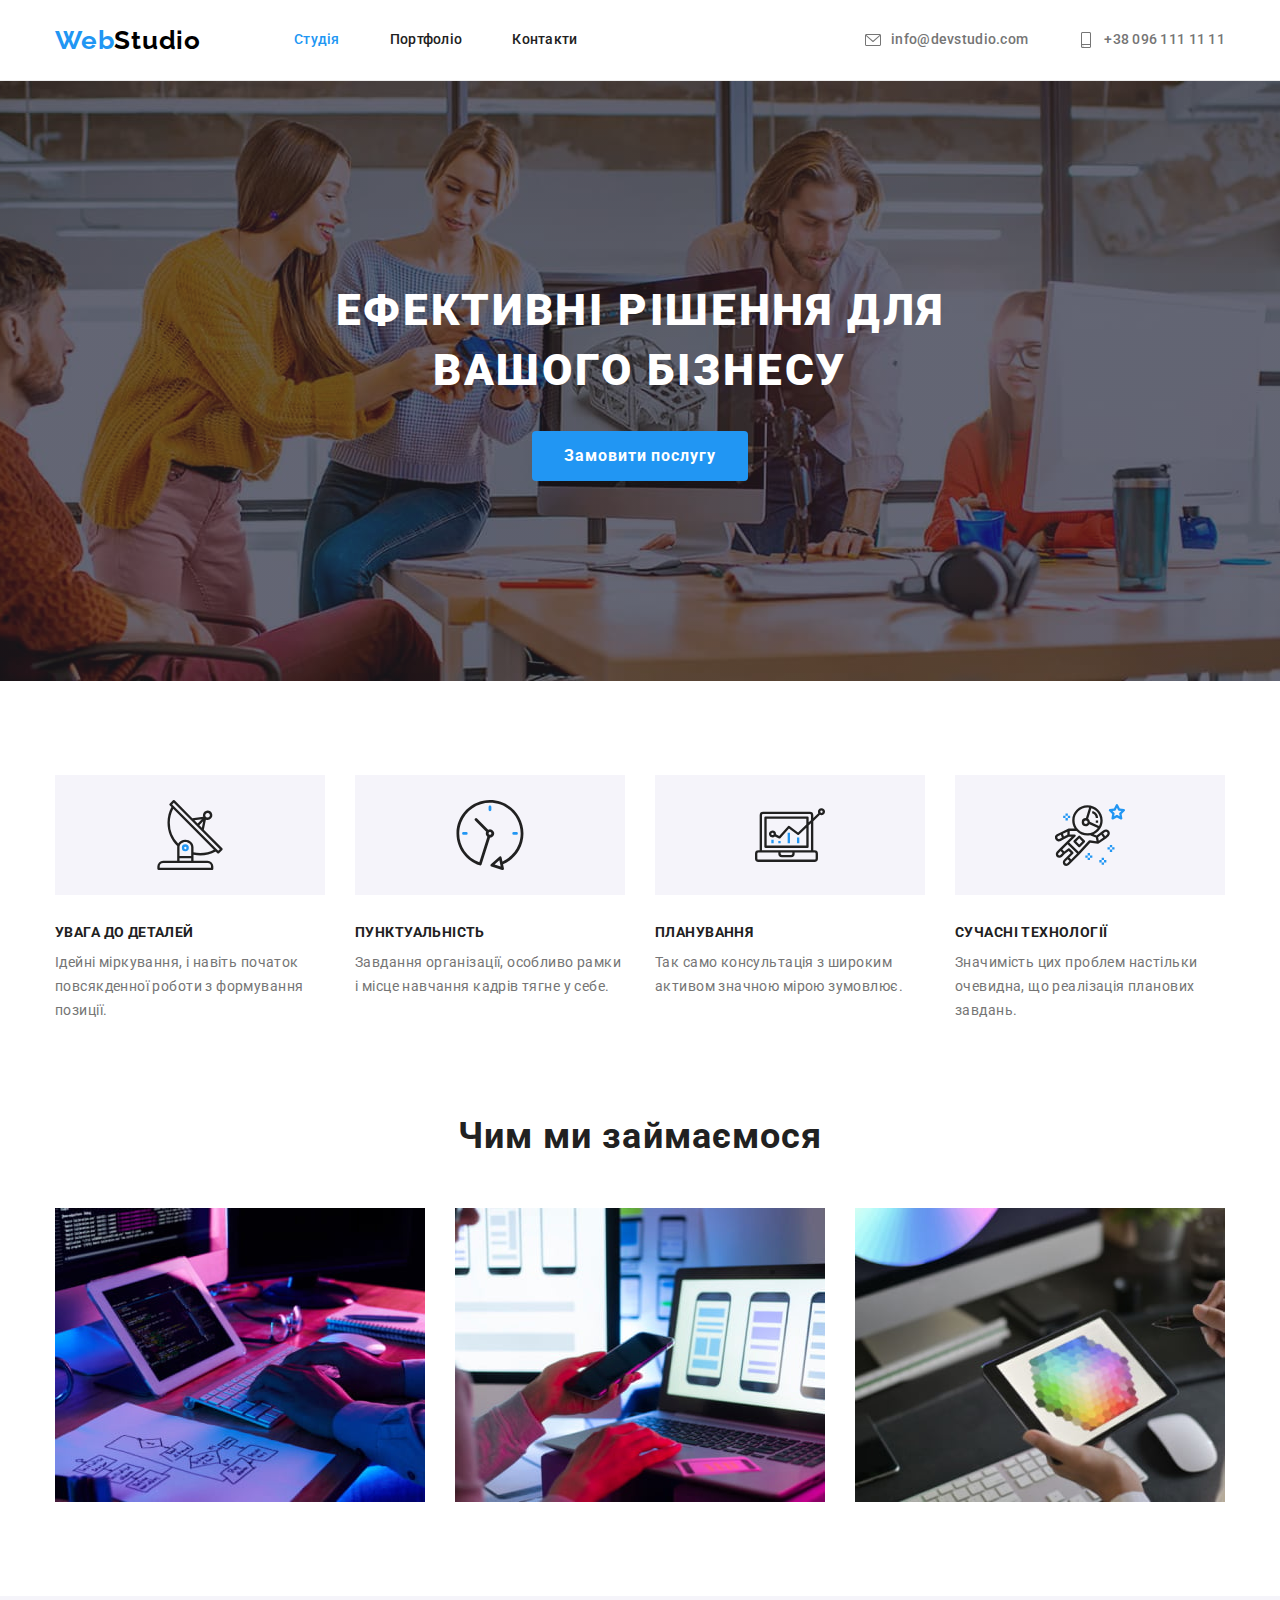
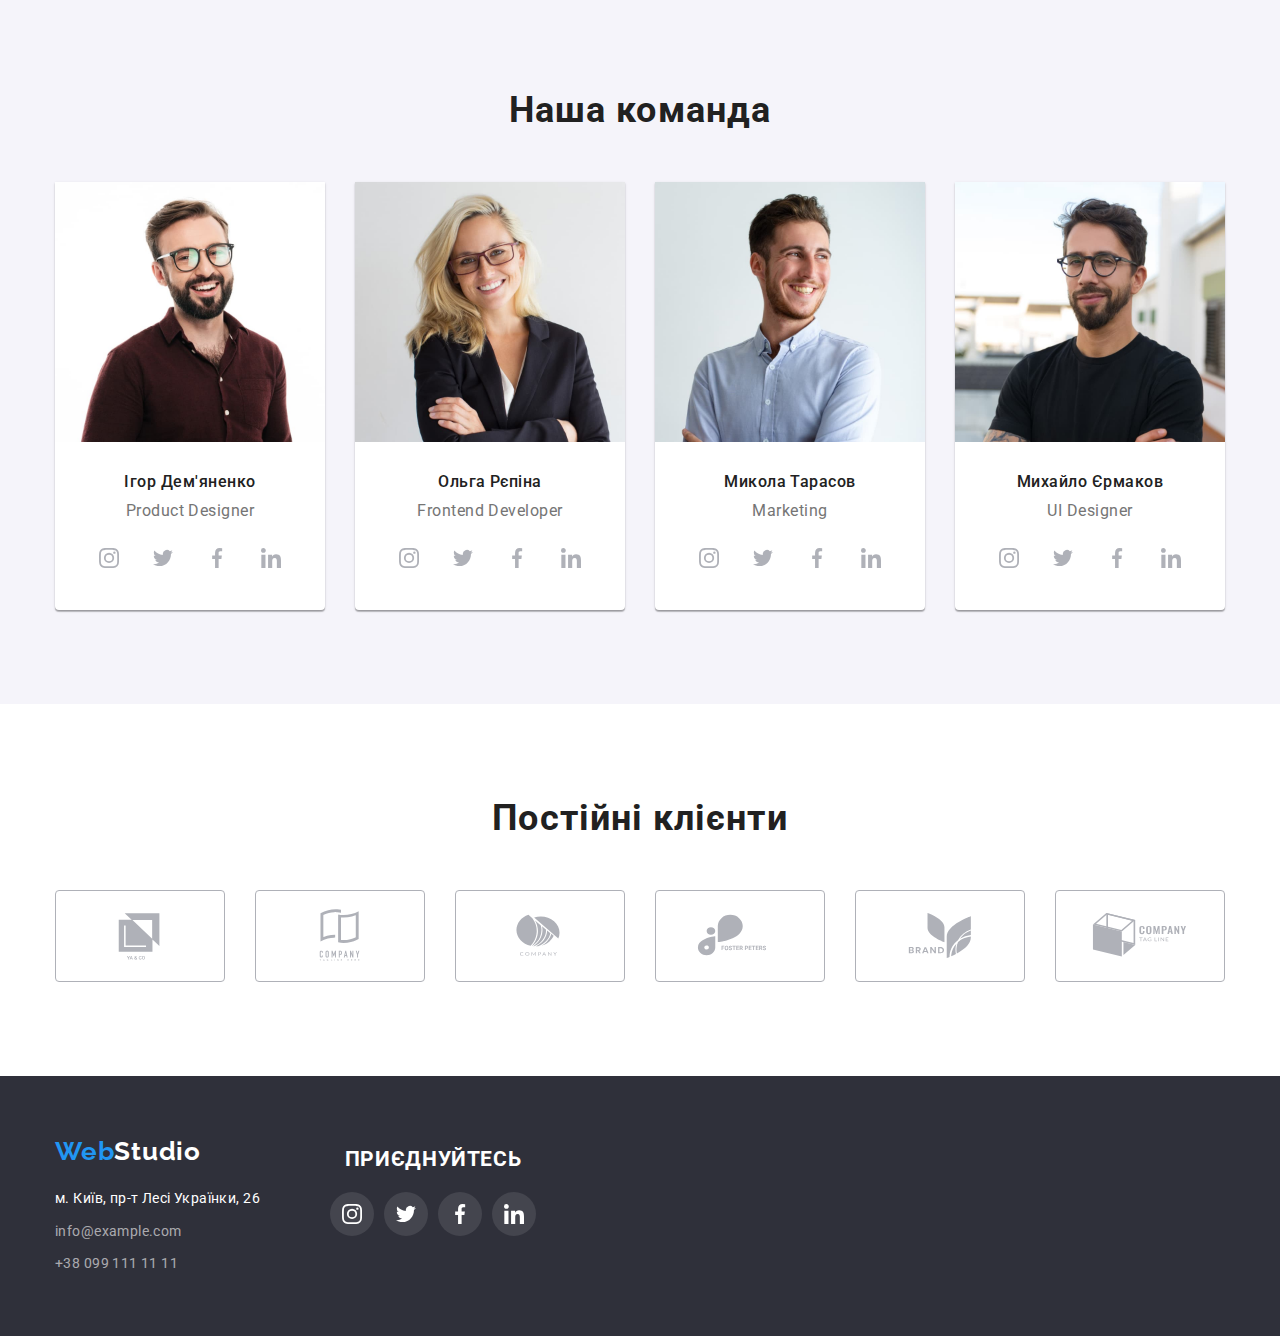
<file: index.html>
<!DOCTYPE html>
<html lang="uk">

<head>
    <meta charset="UTF-8">
    <meta http-equiv="X-UA-Compatible" content="IE=edge">
    <meta name="viewport" content="width=device-width, initial-scale=1.0">

    <title>Студія</title>
    
    <link rel="preconnect" href="https://fonts.googleapis.com">
    <link rel="preconnect" href="https://fonts.gstatic.com" crossorigin>
    <link href="https://fonts.googleapis.com/css2?family=Raleway:wght@700&family=Roboto:wght@400;500;700;900&display=swap"
        rel="stylesheet">

    <link rel="stylesheet" href="https://cdnjs.cloudflare.com/ajax/libs/modern-normalize/1.1.0/modern-normalize.min.css">
    <link href="./css/styles.css" rel="stylesheet">
</head>


<body>
    
    <header class="header">
        <div class="container main-nav-menu">
            <a class="logo header-logo link" href="./index.html" lang="en"><span class="logo-accent">Web</span>Studio</a>
            
            <nav class="page-nav">
                <ul class="nav-list list">
                    <li class="nav-item"><a class="nav-link link current" href="./index.html">Студія</a></li>
                    <li class="nav-item"><a class="nav-link link" href="./portfolio.html">Портфоліо</a></li>
                    <li class="nav-item"><a class="nav-link link" href="">Контакти</a></li>
                </ul>
            </nav>
            
            <ul class="menu-contacts-list list">
                <li class="menu-contacts-item" arial-label="Пошта">
                    <a class="menu-contacts-link link" href="mailto:info@devstudio.com"
                        lang="en">  
                        <svg class="menu-contacts-icon icon-envelope" width="16" height="16">
                            <use href="./images/icons.svg#icon-envelope"></use>
                        </svg>info@devstudio.com
                    </a>
                </li>
                <li class="menu-contacts-item" arial-label="Телефон">
                    <a class="menu-contacts-link link" href="tel:+380961111111">
                        <svg class="menu-contacts-icon icon-smartphone" width="16" height="16">
                            <use href="./images/icons.svg#icon-smartphone"></use>
                        </svg>+38 096 111 11 11
                    </a>
                </li>
            </ul>
        </div>
    </header>


    <main>
        <section class="hero">
            <div class="container">
                <h1 class="hero-title">Ефективні рішення для вашого бізнесу</h1>
                <button class="hero-btn" type="button">Замовити послугу</button>
            </div>
        </section>

        <!--sect 2 (hidden title) features-->
        <section class="features-section section">
            <div class="container">
                <h2 class="hidden">Особливості</h2>
                <ul class="features-list list">
                    <li class="features-item">
                        <div class="features-icon-thumb">
                            <svg class="features-icon" width="70" height="70">
                                <use href="./images/icons.svg#icon-antenna"></use>
                            </svg>
                        </div>
                        <h3 class="features-item-title">УВАГА ДО ДЕТАЛЕЙ</h3>
                        <p>Ідейні міркування, і навіть початок повсякденної роботи з формування позиції.</p>
                    </li>
                    <li class="features-item">
                        <div class="features-icon-thumb">
                            <svg class="features-icon" width="70" height="70">
                                <use href="./images/icons.svg#icon-clock"></use>
                            </svg>
                        </div>
                        <h3 class="features-item-title">ПУНКТУАЛЬНІСТЬ</h3>
                        <p>Завдання організації, особливо рамки і місце навчання кадрів тягне у себе.</p>
                    </li>
                    <li class="features-item">
                        <div class="features-icon-thumb">
                            <svg class="features-icon" width="70" height="70">
                                <use href="./images/icons.svg#icon-diagram"></use>
                            </svg>
                        </div>
                        <h3 class="features-item-title">ПЛАНУВАННЯ</h3>
                        <p>Так само консультація з широким активом значною мірою зумовлює.</p>
                    </li>
                    <li class="features-item">
                        <div class="features-icon-thumb">
                            <svg class="features-icon" width="70" height="70">
                                <use href="./images/icons.svg#icon-astronaut"></use>
                            </svg>
                        </div>
                        <h3 class="features-item-title">СУЧАСНІ ТЕХНОЛОГІЇ</h3>
                        <p>Значимість цих проблем настільки очевидна, що реалізація планових завдань.</p>
                    </li>
                </ul>
            </div>
        </section>

        <section class="job-section section">
            <div class="container">
                <h2 class="section-title">Чим ми займаємося</h2>

                <ul class="job-list list">
                    <li class="job-item">
                        <img src="./images/box1.jpg" alt="Фронтенд розробка" width="370" height="294">
                    </li>
                    <li class="job-item">
                        <img src="./images/box2.jpg" alt="Розробка інтерфейсу" width="370" height="294">
                    </li>
                    <li class="job-item">
                        <img src="./images/box3.jpg" alt="Розробка дизайну" width="370" height="294">
                    </li>
                </ul>
            </div>
        </section>

        <section class="team-section section">
            <div class="container">
                <h2 class="section-title">
                    Наша команда
                </h2>

                <ul class="team-list list">
                    <li class="team-item">
                        <img src="./images/team1.jpg" alt="Ігор Дем'яненко" width="270" height="260">

                        <div>
                            <h3 class="team-item-title">Ігор Дем'яненко</h3>
                            <p class="team-item-text" lang="en">Product Designer</p>
                            <ul class="team-socials-list list">
                                <li class="team-socials-item">
                                    <a class="team-socials-link" href="#">
                                        <svg class="team-socials-icon" width="20" height="20">
                                            <use href="./images/icons.svg#icon-instagram"></use>
                                        </svg>   
                                    </a>
                                </li>
                                <li class="team-socials-item">
                                    <a class="team-socials-link" href="#">
                                        <svg class="team-socials-icon" width="20" height="20">
                                            <use href="./images/icons.svg#icon-twitter"></use>
                                        </svg>
                                    </a>
                                </li>
                                <li class="team-socials-item">
                                    <a class="team-socials-link" href="#">
                                        <svg class="team-socials-icon" width="20" height="20">
                                            <use href="./images/icons.svg#icon-facebook"></use>
                                        </svg>
                                    </a>
                                </li>
                                <li class="team-socials-item">
                                    <a class="team-socials-link" href="#">
                                        <svg class="team-socials-icon" width="20" height="20">
                                            <use href="./images/icons.svg#icon-linkedin"></use>
                                        </svg>
                                    </a>
                                </li>
                            </ul>
                        </div>
                    </li>

                    <li class="team-item">
                        <img src="./images/team2.jpg" alt="Ольга Рєпіна" width="270" height="260">
                        
                        <div>
                            <h3 class="team-item-title">Ольга Рєпіна</h3>
                            <p class="team-item-text" lang="en">Frontend Developer</p>
                            <ul class="team-socials-list list">
                                <li class="team-socials-item">
                                    <a class="team-socials-link" href="#">
                                        <svg class="team-socials-icon" width="20" height="20">
                                            <use href="./images/icons.svg#icon-instagram"></use>
                                        </svg>
                                    </a>
                                </li>
                                <li class="team-socials-item">
                                    <a class="team-socials-link" href="#">
                                        <svg class="team-socials-icon" width="20" height="20">
                                            <use href="./images/icons.svg#icon-twitter"></use>
                                        </svg>
                                    </a>
                                </li>
                                <li class="team-socials-item">
                                    <a class="team-socials-link" href="#">
                                        <svg class="team-socials-icon" width="20" height="20">
                                            <use href="./images/icons.svg#icon-facebook"></use>
                                        </svg>
                                    </a>
                                </li>
                                <li class="team-socials-item">
                                    <a class="team-socials-link" href="#">
                                        <svg class="team-socials-icon" width="20" height="20">
                                            <use href="./images/icons.svg#icon-linkedin"></use>
                                        </svg>
                                    </a>
                                </li>
                            </ul>
                        </div>
                    </li>

                    <li class="team-item">
                        <img src="./images/team3.jpg" alt="Микола Тарасов" width="270" height="260">

                        <div>
                            <h3 class="team-item-title">Микола Тарасов</h3>
                            <p class="team-item-text" lang="en">Marketing</p>
                            <ul class="team-socials-list list">
                                <li class="team-socials-item">
                                    <a class="team-socials-link" href="#">
                                        <svg class="team-socials-icon" width="20" height="20">
                                            <use href="./images/icons.svg#icon-instagram"></use>
                                        </svg>
                                    </a>
                                </li>
                                <li class="team-socials-item">
                                    <a class="team-socials-link" href="#">
                                        <svg class="team-socials-icon" width="20" height="20">
                                            <use href="./images/icons.svg#icon-twitter"></use>
                                        </svg>
                                    </a>
                                </li>
                                <li class="team-socials-item">
                                    <a class="team-socials-link" href="#">
                                        <svg class="team-socials-icon" width="20" height="20">
                                            <use href="./images/icons.svg#icon-facebook"></use>
                                        </svg>
                                    </a>
                                </li>
                                <li class="team-socials-item">
                                    <a class="team-socials-link" href="#">
                                        <svg class="team-socials-icon" width="20" height="20">
                                            <use href="./images/icons.svg#icon-linkedin"></use>
                                        </svg>
                                    </a>
                                </li>
                            </ul>
                        </div>
                    </li>

                    <li class="team-item">
                        <img src="./images/team4.jpg" alt="Михайло Єрмаков" width="270" height="260">

                        <div>
                            <h3 class="team-item-title">Михайло Єрмаков</h3>
                            <p class="team-item-text" lang="en">UI Designer</p>
                            <ul class="team-socials-list list">
                                <li class="team-socials-item">
                                    <a class="team-socials-link" href="#">
                                        <svg class="team-socials-icon" width="20" height="20">
                                            <use href="./images/icons.svg#icon-instagram"></use>
                                        </svg>
                                    </a>
                                </li>
                                <li class="team-socials-item">
                                    <a class="team-socials-link" href="#">
                                        <svg class="team-socials-icon" width="20" height="20">
                                            <use href="./images/icons.svg#icon-twitter"></use>
                                        </svg>
                                    </a>
                                </li>
                                <li class="team-socials-item">
                                    <a class="team-socials-link" href="#">
                                        <svg class="team-socials-icon" width="20" height="20">
                                            <use href="./images/icons.svg#icon-facebook"></use>
                                        </svg>
                                    </a>
                                </li>
                                <li class="team-socials-item">
                                    <a class="team-socials-link" href="#">
                                        <svg class="team-socials-icon" width="20" height="20">
                                            <use href="./images/icons.svg#icon-linkedin"></use>
                                        </svg>
                                    </a>
                                </li>
                            </ul>
                        </div>
                    </li>
                </ul>
            </div>
        </section>

        <section class="clients-section section">
            <div class="container">
                <h2 class="section-title">Постійні клієнти</h2>
                <ul class="clients-list list">
                    <li class="clients-item">
                        <a href="#" class="clients-link">
                            <svg class="clients-socials-icon" width="106" height="60">
                                <use href="./images/icons.svg#icon-client-1"></use>
                            </svg>
                        </a>
                    </li>
                    <li class="clients-item">
                        <a href="#" class="clients-link">
                            <svg class="clients-socials-icon" width="106" height="60">
                                <use href="./images/icons.svg#icon-client-2" ></use>
                            </svg>
                        </a>
                    </li>
                    <li class="clients-item">
                        <a href="#" class="clients-link">
                            <svg class="clients-socials-icon" width="106" height="60">
                                <use href="./images/icons.svg#icon-client-3"></use>
                            </svg>
                        </a>
                    </li>
                    <li class="clients-item">
                        <a href="#" class="clients-link">
                            <svg class="clients-socials-icon" width="106" height="60">
                                <use href="./images/icons.svg#icon-client-4"></use>
                            </svg>
                        </a>
                    </li>
                    <li class="clients-item">
                        <a href="#" class="clients-link">
                            <svg class="clients-socials-icon" width="106" height="60">
                                <use href="./images/icons.svg#icon-client-5"></use>
                            </svg>
                        </a>
                    </li>
                    <li class="clients-item">
                        <a href="#" class="clients-link">
                            <svg class="clients-socials-icon" width="106" height="60">
                                <use href="./images/icons.svg#icon-client-6"></use>
                            </svg>
                        </a>
                    </li>
                </ul>
            </div>
        </section>

    </main>


    <footer class="footer">
        <div class="container footer-container">
            <div class="footer-address-thumb">
                <a class="logo footer-logo link" href="./index.html" lang="en"> <span class="logo-accent">Web</span>Studio</a>

                <address>
                    <ul class="address-list list">
                        <li class="address-list-item"> <a class="address-link link" href="https://goo.gl/maps/CPtrU1FHBa2aNyZL9" target="_blank"
                                rel="noopener noreferrer nofollow">м. Київ, пр-т Лесі Українки, 26 </a></li>
                        <li class="address-list-item"> <a class="address-link address-link-darken link" href="mailto:info@devstudio.com">info@example.com</a></li>
                        <li class="address-list-item"> <a class="address-link address-link-darken link " href="tel:+380991111111">+38 099 111 11 11</a></li>
                    </ul>
                </address>
            </div>

            <div class="footer-socials-thumb">
                <h2 class="footer-socials-title">приєднуйтесь</h2>
                <ul class="footer-socials-list list">
                    <li class="footer-socials-item">
                        <a class="footer-socials-link" href="#">
                            <svg class="footer-socials-icon" width="20" height="20">
                                <use href="./images/icons.svg#icon-instagram"></use>
                            </svg>
                        </a>
                    </li>
                    <li class="footer-socials-item">
                        <a class="footer-socials-link" href="#">
                            <svg class="footer-socials-icon" width="20" height="20">
                                <use href="./images/icons.svg#icon-twitter"></use>
                            </svg>
                        </a>
                    </li>
                    <li class="footer-socials-item">
                        <a class="footer-socials-link" href="#">
                            <svg class="footer-socials-icon" width="20" height="20">
                                <use href="./images/icons.svg#icon-facebook"></use>
                            </svg>
                        </a>
                    </li>
                    <li class="footer-socials-item">
                        <a class="footer-socials-link" href="#">
                            <svg class="footer-socials-icon" width="20" height="20">
                                <use href="./images/icons.svg#icon-linkedin"></use>
                            </svg>
                        </a>
                    </li>
                </ul>
            </div>
        </div>
    </footer>
</body>

</html>
</file>
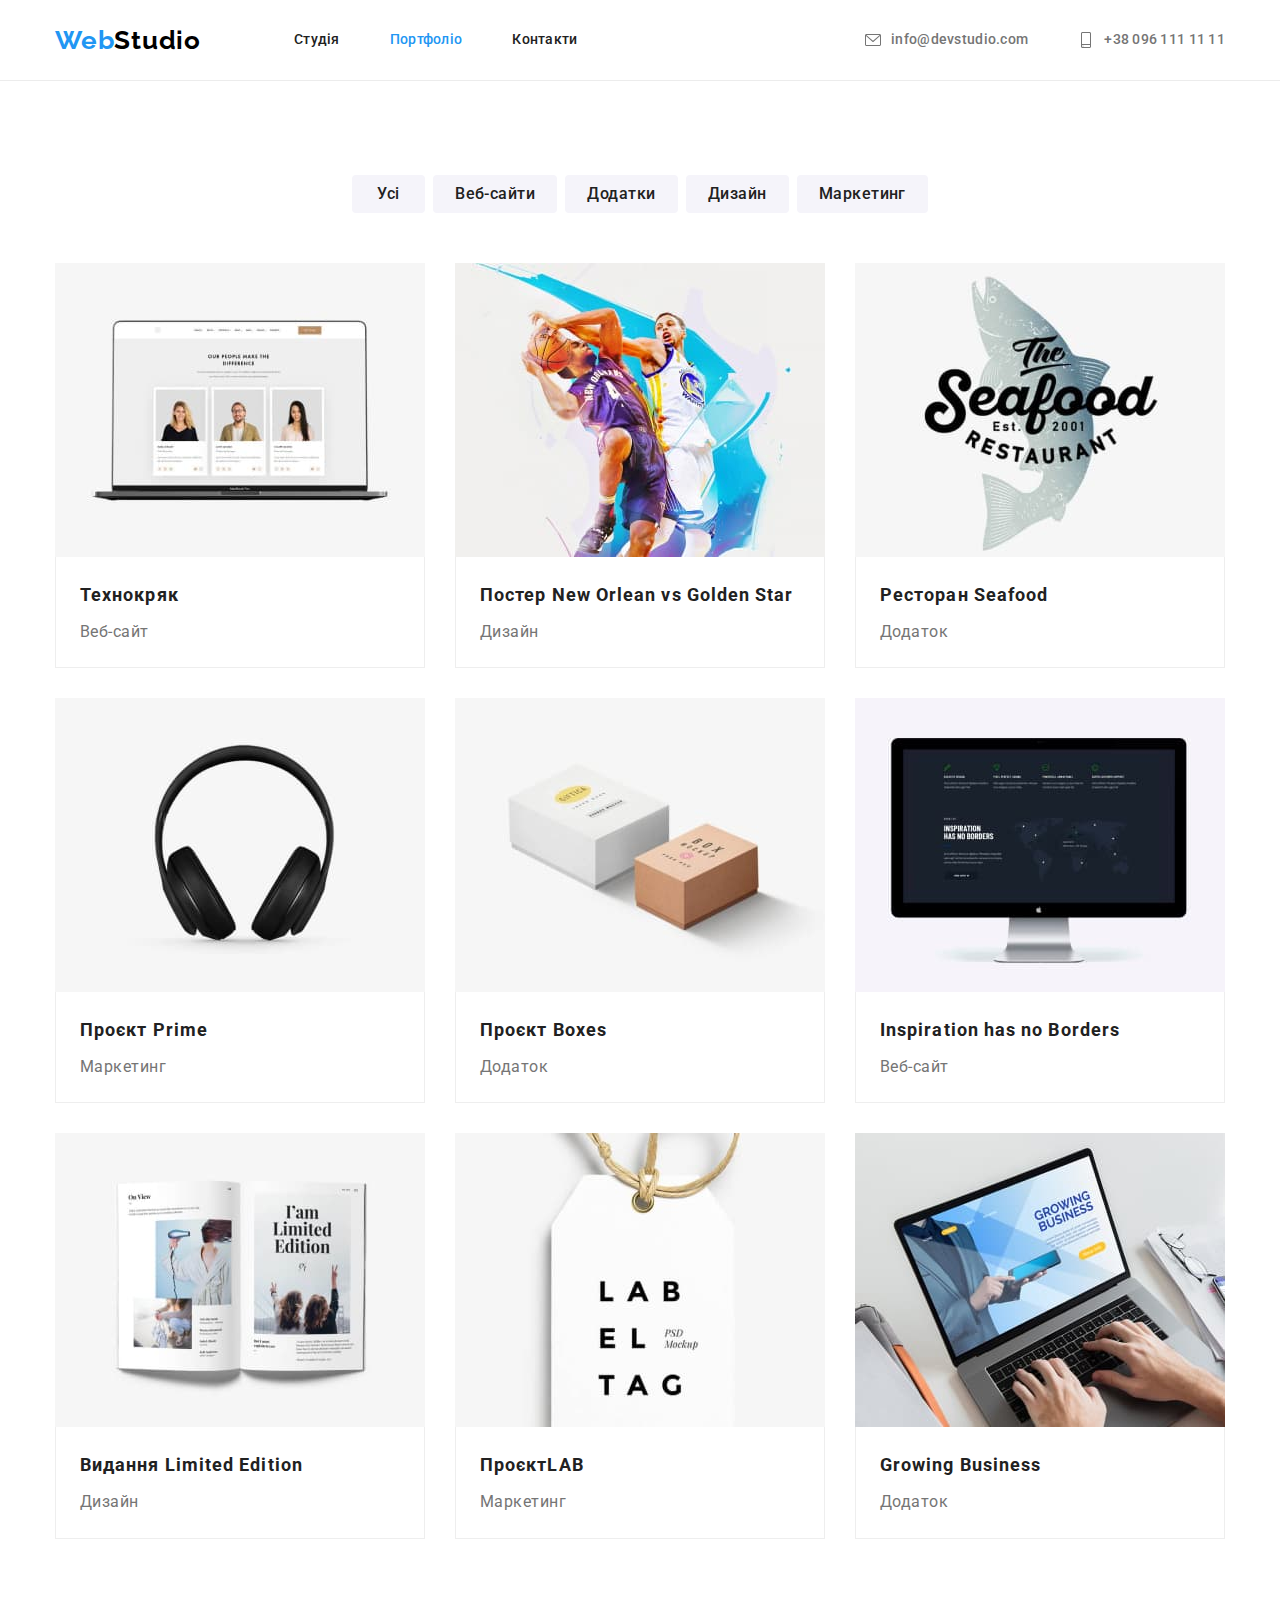
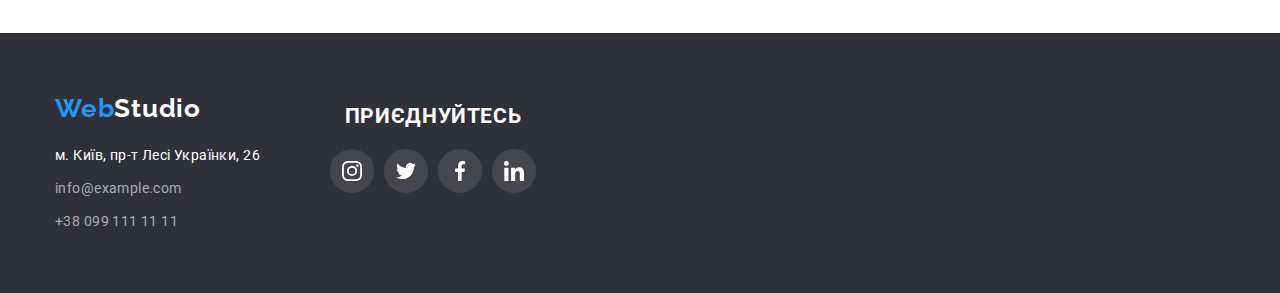
<file: portfolio.html>
<!DOCTYPE html>
<html lang="uk">

<head>
    <meta charset="UTF-8">
    <meta http-equiv="X-UA-Compatible" content="IE=edge">
    <meta name="viewport" content="width=device-width, initial-scale=1.0">
    <title>Портфоліо</title>

        <link rel="preconnect" href="https://fonts.googleapis.com">
        <link rel="preconnect" href="https://fonts.gstatic.com" crossorigin>
        <link href="https://fonts.googleapis.com/css2?family=Raleway:wght@700&family=Roboto:wght@400;500;700;900&display=swap"
            rel="stylesheet">
        
        <link rel="stylesheet" href="https://cdnjs.cloudflare.com/ajax/libs/modern-normalize/1.1.0/modern-normalize.min.css">
        <link href="./css/styles.css" rel="stylesheet">
</head>


<body>

    <header class="header">
        <div class="container main-nav-menu">
            <a class="logo header-logo link" href="./index.html" lang="en"><span class="logo-accent">Web</span>Studio</a>
    
            <nav class="page-nav">
                <ul class="nav-list list">
                    <li class="nav-item"><a class="nav-link link" href="./index.html">Студія</a></li>
                    <li class="nav-item"><a class="nav-link link current" href="./portfolio.html">Портфоліо</a></li>
                    <li class="nav-item"><a class="nav-link link" href="">Контакти</a></li>
                </ul>
    
            </nav>
    
            <ul class="menu-contacts-list list">
                <li class="menu-contacts-item" arial-label="Пошта">
                    <a class="menu-contacts-link link" href="mailto:info@devstudio.com" lang="en">
                        <svg class="menu-contacts-icon icon-envelope" width="16" height="16">
                            <use href="./images/icons.svg#icon-envelope"></use>
                        </svg>info@devstudio.com
                    </a>
                </li>
                <li class="menu-contacts-item" arial-label="Телефон">
                    <a class="menu-contacts-link link" href="tel:+380961111111">
                        <svg class="menu-contacts-icon icon-smartphone" width="16" height="16">
                            <use href="./images/icons.svg#icon-smartphone"></use>
                        </svg>+38 096 111 11 11
                    </a>
                </li>
            </ul>
        </div>
    </header>
    
    <main>
        <section class="product-section section">
            <div class="container">
                <h1 class="hidden">Наші продукти</h1>

                <ul class="filter-btn-list list">
                    <li class="filter-btn-item"><button class="filter-btn" type="button">Усі</button></li>
                    <li class="filter-btn-item"><button class="filter-btn" type="button">Веб-сайти</button></li>
                    <li class="filter-btn-item"><button class="filter-btn" type="button">Додатки</button></li>
                    <li class="filter-btn-item"><button class="filter-btn" type="button">Дизайн</button></li>
                    <li class="filter-btn-item"><button class="filter-btn" type="button">Маркетинг</button></li>
                </ul>
                
                <ul class="filter-product-list list">
                    <li class="filter-product-list-item">
                        <img src="./images/portfolio1.jpg" alt="Превью веб-сайту" width="370" height="294">
                        <div>
                            <h2 class="filter-product-title">Технокряк</h2>
                            <p>Веб-сайт</p>
                        </div>
                    </li>

                    <li class="filter-product-list-item">
                        <img src="./images/portfolio2.jpg" alt="Превью постеру Новий Орлеан проти Голден Стар" width="370" height="294">
                        <div>
                            <h2 class="filter-product-title">Постер <span lang="en">New Orlean vs Golden Star</span> </h2>
                            <p>Дизайн</p>
                        </div>
                    </li>
                    <li class="filter-product-list-item">
                        <img src="./images/portfolio3.jpg" alt="Логотип додатку ресторану" width="370" height="294">
                        <div>
                            <h2 class="filter-product-title">Ресторан <span lang="en">Seafood</span></h2>
                            <p lang="en">Додаток</p>
                        </div>
                    </li>
                    <li class="filter-product-list-item">
                        <img src="./images/portfolio4.jpg" alt="Навушники" width="370" height="294">
                        <div>
                            <h2 class="filter-product-title">Проєкт <span lang="en">Prime</span></h2>
                            <p>Маркетинг</p>
                        </div>
                    </li>
                    <li class="filter-product-list-item">
                        <img src="./images/portfolio5.jpg" alt="Логотип додатку з коробками" width="370" height="294">
                        <div>
                            <h2 class="filter-product-title">Проєкт <span lang="en">Boxes</span></h2>
                            <p>Додаток</p>
                        </div>
                    </li>
                    <li class="filter-product-list-item">
                        <img src="./images/portfolio6.jpg" alt="Превью веб-сайту" width="370" height="294">
                        <div>
                            <h2 class="filter-product-title" lang="en">Inspiration has no Borders</h2>
                            <p>Веб-сайт</p>
                        </div>
                    </li>
                    <li class="filter-product-list-item">
                        <img src="./images/portfolio7.jpg" alt="Дизайн видання" width="370" height="294">
                        <div>
                            <h2 class="filter-product-title">Видання <span lang="en">Limited Edition</span></h2>
                            <p>Дизайн</p>
                        </div>
                    </li>
                    <li class="filter-product-list-item">
                        <img src="./images/portfolio8.jpg" alt="Етикетка ЛАБ" width="370" height="294">
                        <div>
                            <h2 class="filter-product-title">Проєкт<span lang="en">LAB</span></h2>
                            <p>Маркетинг</p>
                        </div>
                    </li>
                    <li class="filter-product-list-item">
                        <img src="./images/portfolio9.jpg" alt="Превью додатку" width="370" height="294">
                        <div>
                            <h2 class="filter-product-title" lang="en">Growing Business</h2>
                            <p>Додаток</p>
                        </div>
                    </li>

                </ul>
            </div>
        </section>
    </main>


    <footer class="footer">
        <div class="container footer-container">
            <div class="footer-address-thumb">
                <a class="logo footer-logo link" href="./index.html" lang="en"> <span
                        class="logo-accent">Web</span>Studio</a>
    
                <address>
                    <ul class="address-list list">
                        <li class="address-list-item"> <a class="address-link link"
                                href="https://goo.gl/maps/CPtrU1FHBa2aNyZL9" target="_blank"
                                rel="noopener noreferrer nofollow">м. Київ, пр-т Лесі Українки, 26 </a></li>
                        <li class="address-list-item"> <a class="address-link address-link-darken link"
                                href="mailto:info@devstudio.com">info@example.com</a></li>
                        <li class="address-list-item"> <a class="address-link address-link-darken link "
                                href="tel:+380991111111">+38 099 111 11 11</a></li>
                    </ul>
                </address>
            </div>
    
            <div class="footer-socials-thumb">
                <h2 class="footer-socials-title">приєднуйтесь</h2>
                <ul class="footer-socials-list list">
                    <li class="footer-socials-item">
                        <a class="footer-socials-link" href="#">
                            <svg class="footer-socials-icon" width="20" height="20">
                                <use href="./images/icons.svg#icon-instagram"></use>
                            </svg>
                        </a>
                    </li>
                    <li class="footer-socials-item">
                        <a class="footer-socials-link" href="#">
                            <svg class="footer-socials-icon" width="20" height="20">
                                <use href="./images/icons.svg#icon-twitter"></use>
                            </svg>
                        </a>
                    </li>
                    <li class="footer-socials-item">
                        <a class="footer-socials-link" href="#">
                            <svg class="footer-socials-icon" width="20" height="20">
                                <use href="./images/icons.svg#icon-facebook"></use>
                            </svg>
                        </a>
                    </li>
                    <li class="footer-socials-item">
                        <a class="footer-socials-link" href="#">
                            <svg class="footer-socials-icon" width="20" height="20">
                                <use href="./images/icons.svg#icon-linkedin"></use>
                            </svg>
                        </a>
                    </li>
                </ul>
            </div>
        </div>
    </footer>
</body>
</html>
</file>
<file: css/styles.css>
:root {
    --primary-font: 'Roboto', sans-serif;
    --secondary-font: 'Raleway', sans-serif;

    --primary-text-color-theme-light: #212121;
    --secondary-text-color-theme-light: #757575;

    --primary-text-color-theme-dark: #FFFFFF;
    --secondary-text-color-theme-dark: rgba(255, 255, 255, 0.6);
    
    --primary-accent-color: #2196F3;
    --secondary-accent-color: #000;

    --primary-background-color-dark: #2F303A;
    --primary-background-color-light: #FFFFFF;
    --secondary-background-color-light: #F5F4FA;
}

.link {
    text-decoration: none;
}

.list {
    list-style: none;
}

.address-list {
    font-style: normal;
}

body {
    font-family: var(--primary-font);
    color: var(--primary-text-color-theme-light);
    font-size: 14px;
}

/*centering*/

h1,
h2,
h3,
h4,
h5,
h6,
.list,
p {
    margin: 0;
    padding: 0;
}

.container {
    width: 1200px;
    padding: 0 15px;
    margin: 0 auto;
    /*outline: black 2px solid;*/
}

.section {
    padding-top: 94px;
    padding-bottom: 94px;
}

.product-section .filter-btn-list {
    display: flex;
    justify-content: center;
    margin-bottom: 50px;
}

.job-section {
padding-top: 0;
}

.footer {
    padding-top: 60px;
    padding-bottom: 60px;
}

.nav-list,
.menu-contacts-list {
    display: flex;
}

.menu-contacts-list {
    margin-left: auto;
}

.nav-item:not(:last-child),
.menu-contacts-item:not(:last-child) {
    margin-right: 50px;
}

.main-nav-menu,
.job-list,
.team-list {
    display: flex;
    align-items: center;
}

.features-list {
    display: flex;
    align-items: flex-start;
}

.filter-product-list {
    display: flex;
    flex-wrap: wrap;
}

.features-item:not(:last-child),
.job-item:not(:last-child),
.team-item:not(:last-child) {
    margin-right: 30px;
}

.filter-btn-item:not(:last-child) {
    margin-right: 8px;
}

.clients-list {
    display: flex;
    justify-content: center;
}

.footer-container {
    display: flex;
}

.footer-address-thumb {
    margin-right: 70px;
}


/*header*/

.header {
    border-bottom: 1px solid #ECECEC;
}

.nav-link:hover, 
.nav-link:focus {
    color: var(--primary-accent-color);
}

.nav-link,
.menu-contacts-link {
    font-weight: 500;
    line-height: 1.14;
    letter-spacing: 0.02em
}

.nav-link {
color: inherit;

display: block;
padding-top: 32px;
padding-bottom: 32px;
}

.menu-contacts-link:hover, 
.menu-contacts-link:focus {
    color: var(--primary-accent-color);
}

.menu-contacts-link {
    color: var(--secondary-text-color-theme-light);

    display: flex;
    padding-top: 32px;
    padding-bottom: 32px;
}

/*index-main-hero*/

.hero {
    background-color: var(--primary-background-color-dark); 

    text-align: center;
    padding-top: 200px;
    padding-bottom: 200px;
    max-width: 1600px;
    height: 600px;
    margin-left: auto;
    margin-right: auto;

    background-image: linear-gradient(
        to right, 
        rgba(47, 48, 58, 0.4),
        rgba(47, 48, 58, 0.4)), 
        url('../images/hero-background.jpg');
    background-repeat: no-repeat;
    background-size: cover;
    background-position: center;
}


.hero-title {font-weight: 900;
    font-size: 44px;
    line-height: 1.36;
    letter-spacing: 0.06em;
    text-transform: uppercase;
    color: var(--primary-text-color-theme-dark);

    margin-bottom: 30px;
    width: 696px;
    margin-left: auto;
    margin-right: auto;
}
    

.hero-btn {
    font-family: inherit;
    background-color: var(--primary-accent-color);
    color: var(--primary-text-color-theme-dark);
    cursor: pointer;
    font-weight: 700;
    font-size: 16px;
    line-height: 1.9;
    letter-spacing: 0.06em;
    border: none;
    border-radius: 4px;

    display: inline-block;
    padding: 10px 32px;
    min-width: 216px;
    text-align: center;
}

/*index-main-sections*/

.features-item-title {
    font-weight: 700;
    font-size: 14px;
    line-height: 1.14;
    letter-spacing: 0.03em;
    text-transform: uppercase;
    color: var(--primary-text-color-theme-light);

    margin-bottom: 10px;
}


.features-item {
    line-height: 1.7;
    letter-spacing: 0.03em;
    color: var(--secondary-text-color-theme-light);

    width: 270px;
}

.section-title {
    font-weight: 700;
    font-size: 36px;
    line-height: 1.16;
    letter-spacing: 0.03em;

    margin-bottom: 50px;
    text-align: center;
}

.team-section {
    background-color: var(--secondary-background-color-light);
}

.team-item-title, 
.team-item-text {
    font-size: 16px;
    line-height: 1.19;
    letter-spacing: 0.03em;  
}

.team-item-text {
    color: var(--secondary-text-color-theme-light);
    margin-bottom: 16px;
}

.team-item-title {
    font-weight: 500;

    margin-bottom: 10px;
}

.team-item {
    background: #FFFFFF;
    box-shadow: 0px 1px 3px rgba(0, 0, 0, 0.12), 0px 1px 1px rgba(0, 0, 0, 0.14), 0px 2px 1px rgba(0, 0, 0, 0.2);
    border-radius: 0px 0px 4px 4px;
}

.team-item div {
    text-align: center;
    padding-top: 30px;
    padding-bottom: 30px;
}

.link.current {
    color: var(--primary-accent-color);
}

/*footer*/

.footer {
    background-color: var(--primary-background-color-dark);
}

.address-link {
    color: var(--primary-text-color-theme-dark);
    line-height: 1.71;
    letter-spacing: 0.03em;
}

.address-link-darken {
    color: var(--secondary-text-color-theme-dark);
}

.address-link:hover, 
.address-link:focus {
    color: var(--primary-accent-color);
}

.address-list-item:not(:last-child) {
    margin-bottom: 9px;
}

.footer-socials-title {
    font-weight: 700;
    color: var(--primary-text-color-theme-dark);
    line-height: 1.14;
    letter-spacing: 0.03em;
    text-transform: uppercase;
    
    text-align: center;
    margin-bottom: 20px;
}

.footer-socials-thumb {
    padding-top: 12px;
    padding-bottom: 40px;
}

/*portfolio*/

.filter-btn {
    cursor: pointer;
    font-weight: 500;
    font-size: 16px;
    letter-spacing: 0.03em;
    line-height: 1.625;
    color: var(--primary-text-color-theme-light);
    background-color: var(--secondary-background-color-light);
    font-family: inherit;
    border: none;
    border-radius: 4px;

    padding: 6px 22px;
    min-width: 73px;
    display: inline-block;
    text-align: center;
}


.filter-btn:hover, 
.filter-btn:focus {
    background-color: var(--primary-accent-color);
    color: var(--primary-text-color-theme-dark);
    box-shadow: 0px 3px 1px rgba(0, 0, 0, 0.1), 
    0px 1px 2px rgba(0, 0, 0, 0.08), 
    0px 2px 2px rgba(0, 0, 0, 0.12);
}

.filter-product-list-item {
    font-size: 16px;
    line-height: 1.89;
    letter-spacing: 0.03em;
    color: var(--secondary-text-color-theme-light);


    width: calc((100% - 60px) / 3);
    margin-right: 30px;
    margin-bottom: 30px;
}

.filter-product-list-item:hover,
.filter-product-list-item:focus {
    box-shadow: 0px 1px 1px rgba(0, 0, 0, 0.12),
0px 4px 4px rgba(0, 0, 0, 0.06),
1px 4px 6px rgba(0, 0, 0, 0.16);
}


.filter-product-list-item:nth-child(3n) {
    margin-right: 0;
}

.filter-product-list-item:nth-last-child(-n + 3) {
    margin-bottom: 0;
}

.filter-product-list-item div {
    background: #FFFFFF;
    border-width: 0px 1px 1px 1px;
    border-color: #EEEEEE;
    border-style: solid;

    padding: 20px 24px;
}

.filter-product-title {
    font-weight: 700;
    font-size: 18px;
    line-height: 2;
    letter-spacing: 0.06em;
    color: var(--primary-text-color-theme-light);

    margin-bottom: 4px;
}

/*logo+pics*/

.team-item img,
.job-item img,
.filter-product-list-item img {
    display: block;
}

.logo {
    font-weight: 700;
    font-size: 26px;
    line-height: 1.19;
    letter-spacing: 0.03em;
    font-family: var(--secondary-font);
}

.header-logo {
    color: var(--secondary-accent-color);

    margin-right: 93px;

}

.footer-logo {
    color: var(--primary-text-color-theme-dark);

    display: inline-block;
    margin-bottom: 20px;
}

.logo-accent {
    color: var(--primary-accent-color);
}

.icon-envelope,
.icon-smartphone {
    margin-right: 10px;
    fill: currentColor
}

.icon-envelope:hover,
.icon-smartphone:hover {
    fill: var(--primary-accent-color)
}

.icon-envelope:focus,
.icon-smartphone:focus {
    fill: var(--primary-accent-color)
}

.features-icon-thumb {
    width: 270px;
    height: 120px;
    background-color: var(--secondary-background-color-light);
    margin-bottom: 30px;
    padding: 25px 100px;
}

.team-socials-list {
    display: flex;
    justify-content: center;
}

.team-socials-item:not(:last-child) {
    margin-right: 10px;
}

.team-socials-link {
    display: inline-block;
    width: 44px;
    height: 44px;
    border-radius: 50%;
    padding: 12px;
    color: #AFB1B8;
}

.team-socials-link:hover,
.team-socials-link:focus {
    background-color: var(--primary-accent-color);
    color: var(--primary-background-color-light);
}

.team-socials-icon {
    fill: currentColor;
}

.clients-item:not(:last-child) {
    margin-right: 30px;
}

.clients-link {
    display: flex;
    justify-content: center;
    align-items: center;
    width: 170px;
    height: 92px;
    color: #AFB1B8;
    border: 1px solid #AFB1B8;
    border-radius: 4px;
}



.clients-link:hover,
.clients-link:focus {
    color: var(--primary-accent-color);
    border-color: var(--primary-accent-color);
}

.clients-socials-icon {
    fill: currentColor;
}

.footer-socials-list {
    display: flex;
    justify-content: center;
}

.footer-socials-item:not(:last-child) {
    margin-right: 10px;
}

.footer-socials-link {
    display: inline-block;
    width: 44px;
    height: 44px;
    border-radius: 50%;
    padding: 12px;

    color: var(--primary-text-color-theme-dark);
    background-color: rgba(255, 255, 255, 0.1);
}

.footer-socials-link:hover,
.footer-socials-link:focus {
    background-color: var(--primary-accent-color);
    color: var(--primary-background-color-light);
}

.footer-socials-icon {
    fill: currentColor;
}

/*hidden items*/

.hidden {
    position: absolute;
    white-space: nowrap;
    width: 1px;
    height: 1px;
    overflow: hidden;
    border: 0;
    padding: 0;
    clip: rect(0 0 0 0);
    clip-path: inset(50%);
    margin: -1px;
}
</file>
